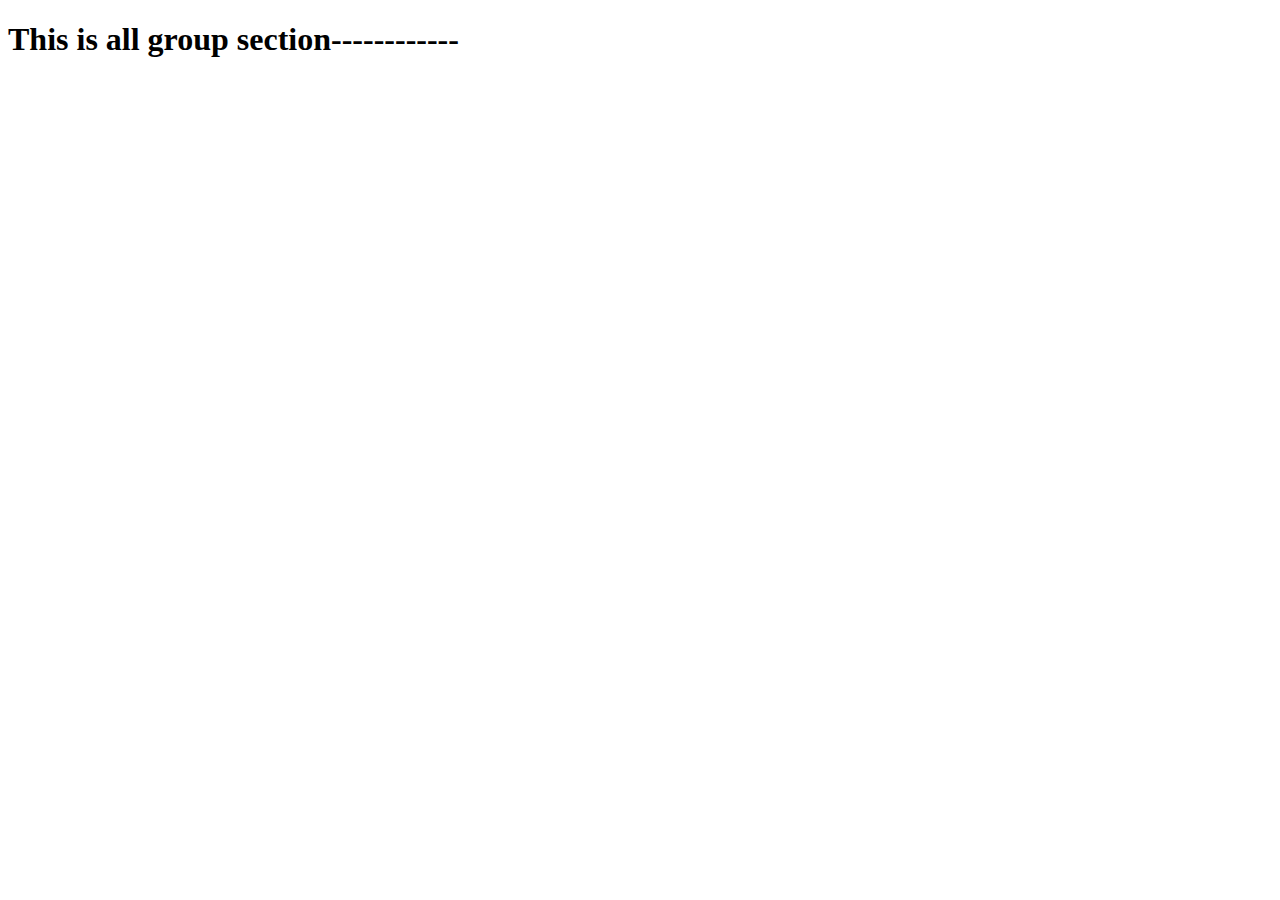
<file: allgroup.html>
<!DOCTYPE html>
<html lang="en">
<head>
    <meta charset="UTF-8">
    <meta http-equiv="X-UA-Compatible" content="IE=edge">
    <meta name="viewport" content="width=device-width, initial-scale=1.0">
    <title>All Group</title>
</head>
<body>
    <h1>This is all group section------------</h1>
</body>
</html>
</file>
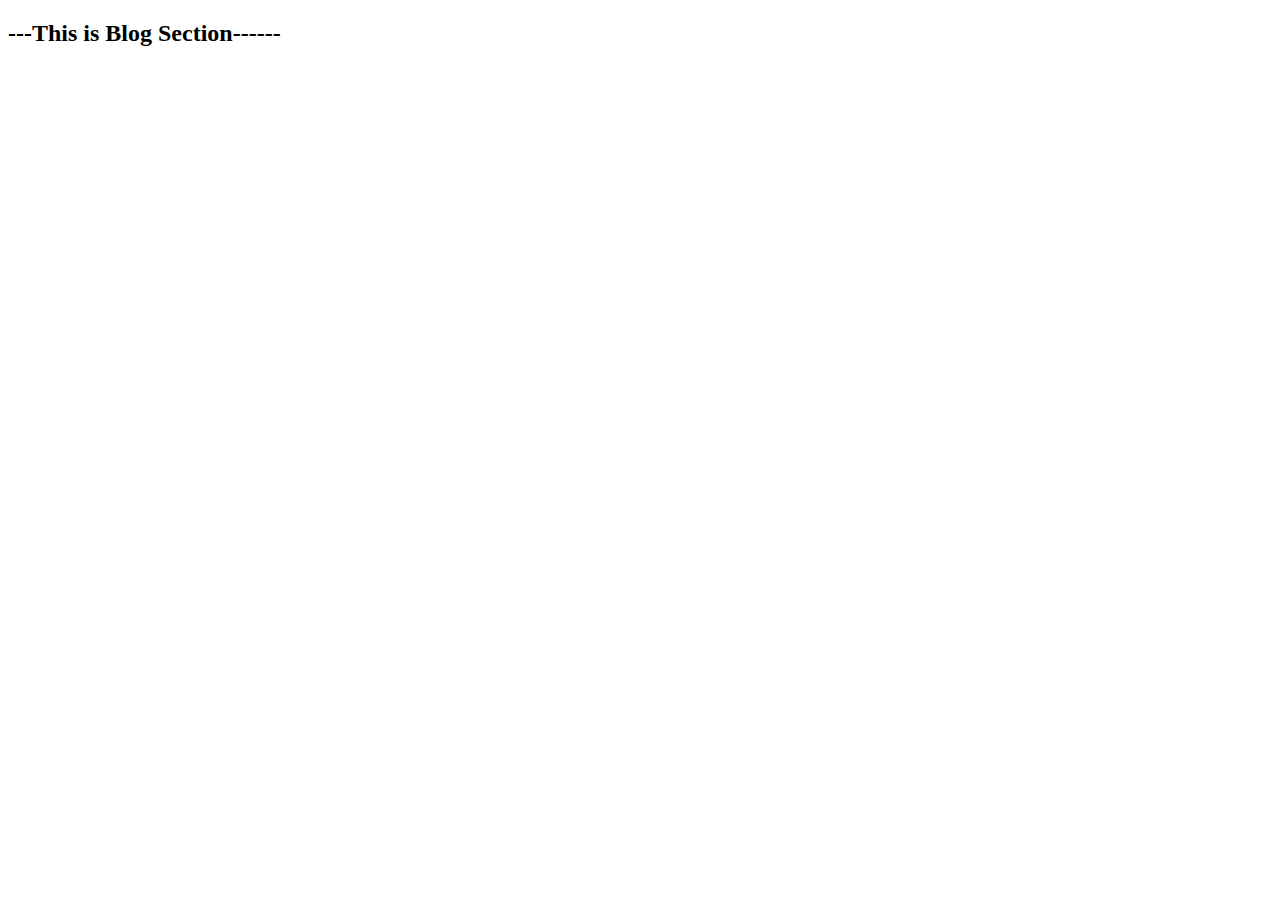
<file: blog.html>
<!DOCTYPE html>
<html lang="en">
<head>
    <meta charset="UTF-8">
    <meta http-equiv="X-UA-Compatible" content="IE=edge">
    <meta name="viewport" content="width=device-width, initial-scale=1.0">
    <title>Blog</title>
</head>
<body>
    <h2>---This is Blog Section------</h2>
    
</body>
</html>
</file>
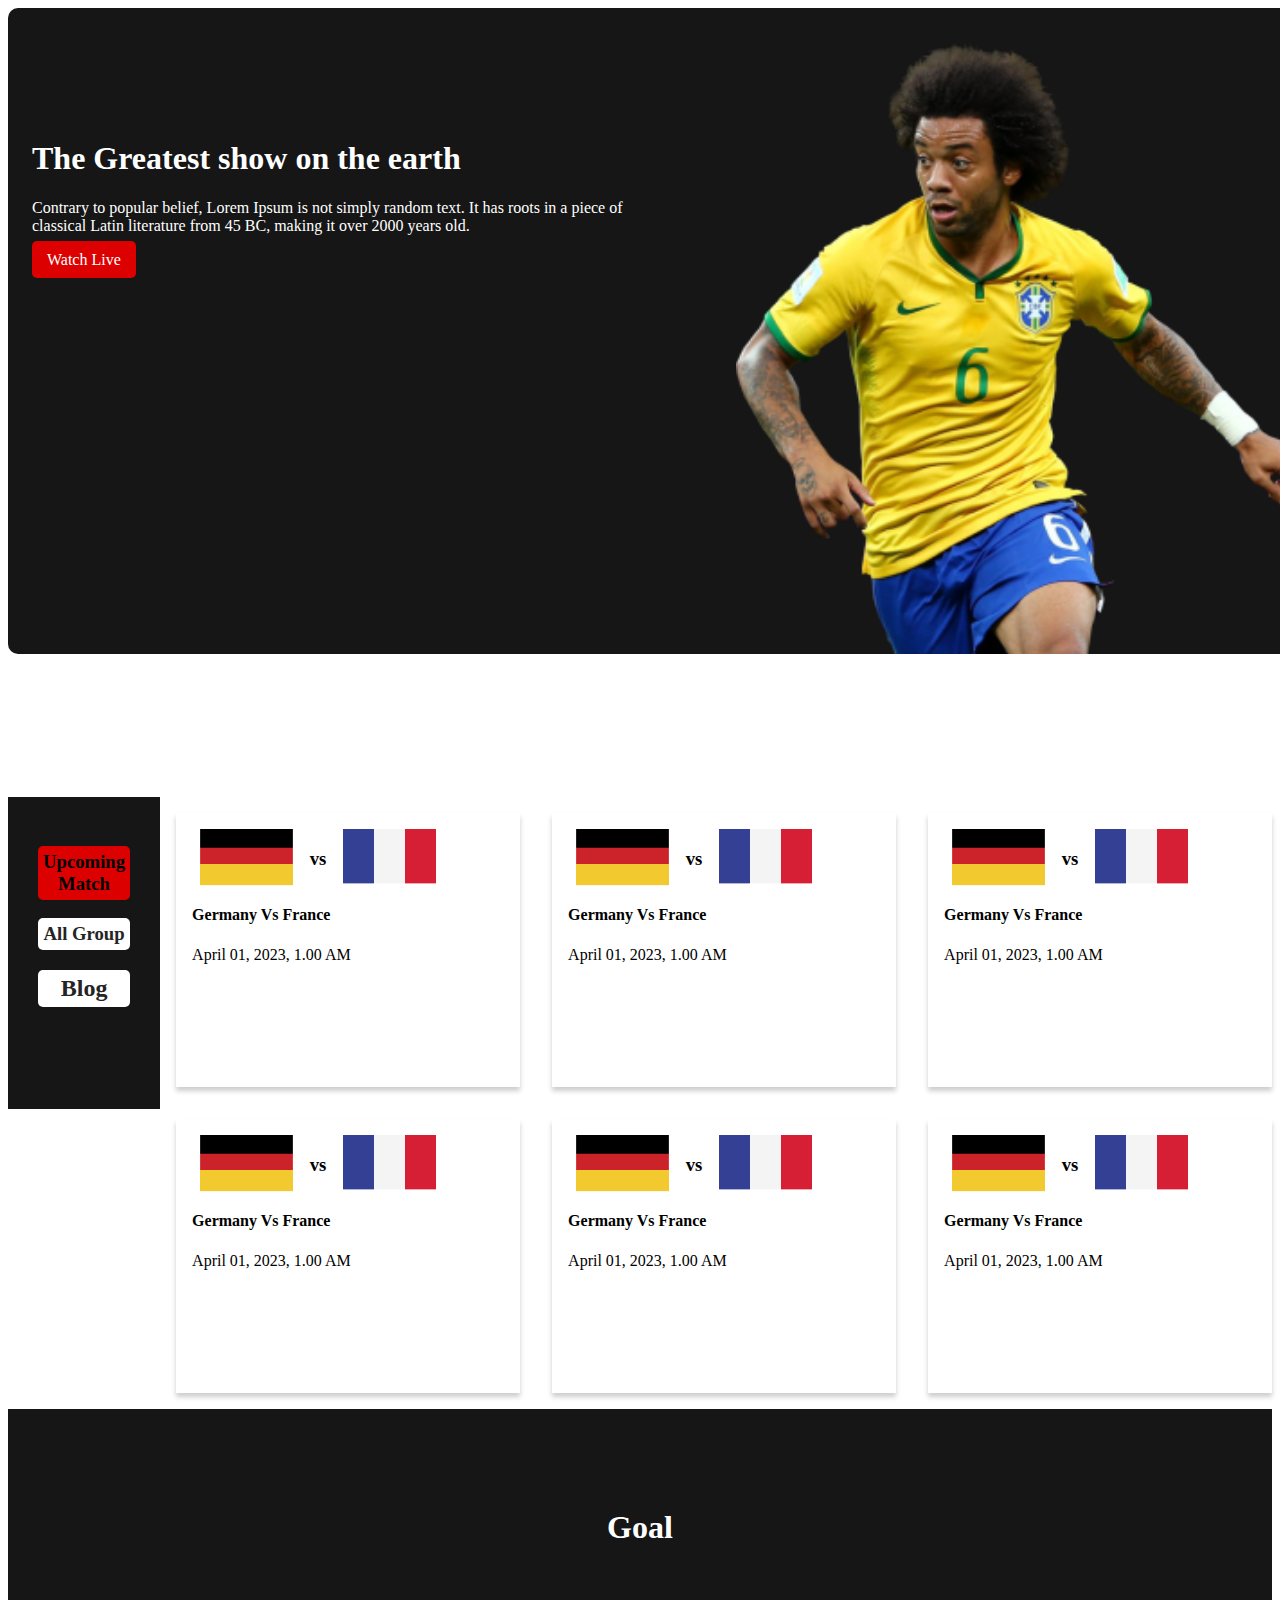
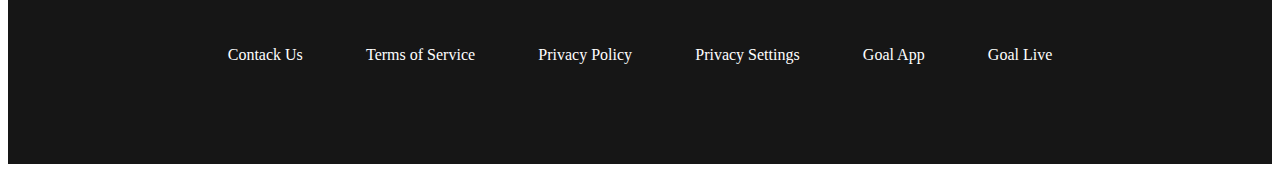
<file: upcoming.html>
<!DOCTYPE html>
<html lang="en">
<head>
    <meta charset="UTF-8">
    <meta http-equiv="X-UA-Compatible" content="IE=edge">
    <meta name="viewport" content="width=device-width, initial-scale=1.0">
    <title>Upcoming Match schedules</title>
    <link rel="stylesheet" href="./upcoming.css">

    <!-- Google font -->
    <link rel="preconnect" href="https://fonts.googleapis.com">
    <link rel="preconnect" href="https://fonts.gstatic.com" crossorigin>
    <link href="https://fonts.googleapis.com/css2?family=Poppins:wght@500&display=swap" rel="stylesheet">
</head>
<body>
    <!-- Header section will be here -->
    <header>
        <section class="header">
        <!-- header text -->
        <div class="header-text">
          <div>
            <h1>The Greatest show on the earth</h1>
          </div>
            <p>Contrary to popular belief, Lorem Ipsum is not simply 
                random text. It has roots in a piece of classical Latin literature from 45 BC, making it over 2000 years old.</p>
                <span><a href="">Watch Live <i class="fa-solid fa-angle-right"></i></a></span>
        </div>
        <!-- header image -->
        <div class="header-img">
            <img src="./assets/Banner Image.png" alt="">
            
        </div>
    </section>
</header>
<!-- main section  -->
<main>
<section class="main-section">

    <div class="main-fixed">
        <!-- Here i have to add an internal html file that will show match fixture -->
        <h3 class="upcoming-match">Upcoming Match</h3>
        <h3  class="fixed-options">All Group</h3>
        <h2 class="blog">Blog</h2>
    </div>

    <!-- game card -->


    <div class="cards">
<!-- card number 1 -->
        <div class="card">
<div class="vs">
    <div class="vs-img">
        <span><img src="./assets/germany Flag.png" alt=""></span>
    </div>
<div><h3>vs</h3></div>
<div><img src="./assets/Flag.png" alt=""></div>
</div>
    <h4>Germany Vs France</h4>
<p>April 01, 2023, 1.00 AM</p>


</div>


<!-- card number 2 -->
<div class="card">
    <div class="vs">
        <div class="vs-img">
            <span><img src="./assets/germany Flag.png" alt=""></span>
        </div>
    <div><h3>vs</h3></div>
    <div><img src="./assets/Flag.png" alt=""></div>
    </div>
        <h4>Germany Vs France</h4>
    <p>April 01, 2023, 1.00 AM</p>
    
    
    </div>


<!-- card number 3 -->

<div class="card">
    <div class="vs">
        <div class="vs-img">
            <span><img src="./assets/germany Flag.png" alt=""></span>
        </div>
    <div><h3>vs</h3></div>
    <div><img src="./assets/Flag.png" alt=""></div>
    </div>
        <h4>Germany Vs France</h4>
    <p>April 01, 2023, 1.00 AM</p>
    
    
    </div>

    <!-- card number 4 -->

    <div class="card">
        <div class="vs">
            <div class="vs-img">
                <span><img src="./assets/germany Flag.png" alt=""></span>
            </div>
        <div><h3>vs</h3></div>
        <div><img src="./assets/Flag.png" alt=""></div>
        </div>
            <h4>Germany Vs France</h4>
        <p>April 01, 2023, 1.00 AM</p>
        
        
        </div>

        <!-- card number 5 -->
        <div class="card">
            <div class="vs">
                <div class="vs-img">
                    <span><img src="./assets/germany Flag.png" alt=""></span>
                </div>
            <div><h3>vs</h3></div>
            <div><img src="./assets/Flag.png" alt=""></div>
            </div>
                <h4>Germany Vs France</h4>
            <p>April 01, 2023, 1.00 AM</p>
            
            
            </div>

            <!-- card number 6 -->
            <div class="card">
                <div class="vs">
                    <div class="vs-img">
                        <span><img src="./assets/germany Flag.png" alt=""></span>
                    </div>
                <div><h3>vs</h3></div>
                <div><img src="./assets/Flag.png" alt=""></div>
                </div>
                    <h4>Germany Vs France</h4>
                <p>April 01, 2023, 1.00 AM</p>
                
                
                </div>



</div>
</section>





</main>

<!-- footer -->
<footer>
    <div class="footer-goal">
        <h1>Goal</h1>
    </div>
    <div class="footer-specification">
        <span>Contack Us</span>
        <span>Terms of Service</span>
        <span>Privacy Policy</span>
        <span>Privacy Settings</span>
        <span>Goal App</span>
        <span>Goal Live</span>
    </div>
    
    </footer>
</body>
</html>
</file>
<file: upcoming.css>
/* google font */
.body{
    font-family: 'Poppins', sans-serif;
}

/* header section */

    /* header section */
    header{
        width: 1321px;
        height: 646px;
        color: white;
        background-color: #161616;
        border-radius: 10px;
        margin-bottom: 50px;
    

        /* justify-content: center; */

    }

/* anchor  */
.header-text a{
    text-decoration: none;
    background-color: #DD0000;
    color: #FFFFFF;
    padding: 10px 15px;
    border-radius: 5px;
}
.header{
    display: flex;
    justify-content: space-between;
    
}
.header-img, .header-text{
    width: 50%;
    /* font-weight: 900px; */
}
.header-text{
    margin: 111px 111px 11px 24px;
}
.header-img img{
    width: 581px;
    height: 613px;
    margin-top: 33px;
}

/* main */
main{
    margin-top: 143px;
}

.main-section{
    
    margin-bottom: 100px 100px 100px 100px;
    display: flex;
    justify-content: space-between;
}

.main-fixed{
    background-color: #161616;
    width: 312px;
    height: 312px;
    /* position: absolute; */
    padding: 30px;
    width:252px ;
    height: 252px;
    /* margin-bottom: 50px; */
    
}
.flexiable-icon{
    display: flex;
    /* justify-content:; */
    gap: 10px;
    
}
.fixed-options, .blog{
    background-color: white;
    color:#242424;
    padding: 5px;
    border-radius: 5px;
    text-align: center;
    text-decoration: none;
    
}
.upcoming-match{
    background-color: #DD0000; 
    padding: 5px;
    border-radius: 5px;
    text-align: center;
 }

 /* Germany vs france card */
 .vs{
    width: 252px;
    height: 56.12px;
    display: flex;
    justify-content: space-around;
}
 .card{
    height: 242px;
    width: 312px;
    box-shadow: 0 4px 5px 0 rgba(0,0,0,0.2);
    padding: 1rem;
    margin: 1rem;
 }

 .cards{
    display: grid;
    grid-template-columns: repeat(3,1fr);
 }



 /* foooter section */
 
footer{
    color: white;
background-color: #161616;
margin: 0;
}
.footer-goal h1{
    padding-top: 100px;
    padding-bottom: 100px;
    text-align: center;
    margin: 0px;
}
.footer-specification{
display: flex;
justify-content: center;
gap: 5%;
padding-bottom: 100px;

}

/* Media query for responsive */
/* responsive for mobile */
@media only screen and (max-width: 767px) {
   


.header{
    display: grid;
    grid-template-columns: 1fr;
}
/*  */
.header-img img{
    width: 50%;
    /* margin-left: 10rem; */
}
.header-img{
    width: 70%;
}


.main-section{
display: grid;



}



    /* main */
    
.main-section{
    display: grid;
    


}

.main-fixed{
    padding: 50px;
    border-radius: 10px;
    justify-content: center;
}
    
   
    .cards{
        grid-template-columns: repeat(1,1fr);
    }
    
    .main-card{
        grid-template-columns: repeat(1,1fr);
    }

 /* main section responsive*/
 


/* footer mediaquery */
.footer-specification{
    flex-direction: column;
    justify-content: center;
    
}

}



/* ---------------- */
@media only screen and (min-width: 768px) and (max-width:1023px) {
    /* responsible header style  */
     .header{
         width: 100%;
 
     }
     .header-text, .header-img img{
         width: 30%;
     }
     /* header background */
     /* css animation for header
  */
  .header-img:hover{
     
    
     background-size:0%;
     background-position: right;
     background-repeat: no-repeat;
 ;
     
 border-radius: 10px;    
     
 }
 
     
 .cards{
     grid-template-columns: repeat(2,1fr);
 } 
 .btn{
     visibility: visible;
 }
 .main-section{
     display: grid;
     grid-template-rows: 20% 80%
 }
 .main-fixed{
     width: 100%;
     padding: 0px;
     margin: 0px;
 }
 .main-fixed{
     display: grid;
     grid-template-columns: repeat(3,1fr);
     gap: 20px;
     background-color: white;
     color: black;
 }
 .footer-specification{
     width: 100%;
     /* justify-content: center; */
     flex-wrap: wrap;
 
 }
 }
</file>
